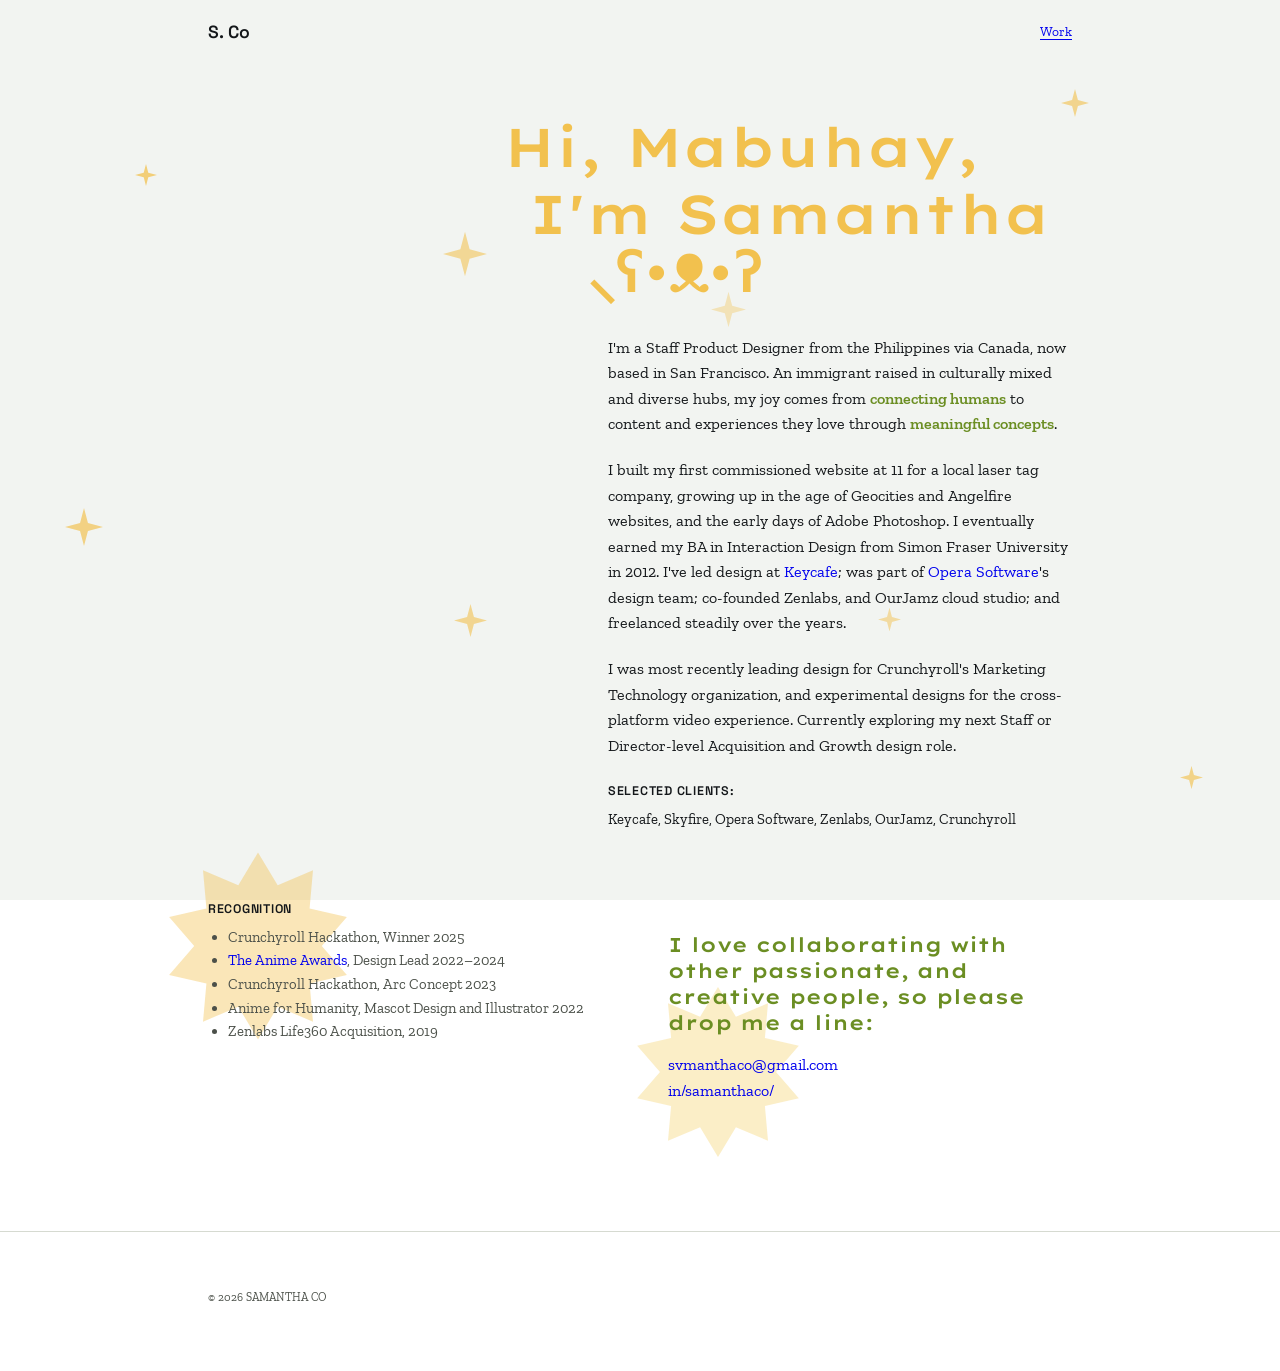
<file: about.html>
<!DOCTYPE html>
<html lang="en">
<head>
<meta charset="UTF-8">
<meta name="viewport" content="width=device-width, initial-scale=1.0">
<title>About — Samantha Co</title>
<link rel="preconnect" href="https://fonts.googleapis.com">
<link href="https://fonts.googleapis.com/css2?family=Zilla+Slab:ital,wght@0,400;0,500;0,600;1,400&family=Space+Grotesk:wght@500;600;700&family=Lexend+Giga:wght@500;600;700&display=swap" rel="stylesheet">
<link rel="stylesheet" href="styles.css">
<style>
  .about-hero{
    display:flex; align-items:flex-start; gap:0; flex-wrap:wrap;
    padding:40px 0 16px;
  }
  .about-hero-photo{
    width:360px; height:460px; flex-shrink:0;
    clip-path: path("M180,11.5 C275,11.5 349,69 349,172.5 C349,264.5 339,322 296.5,379.5 C254,437 212,454 159,448.5 C95,442.75 42,402.5 21,333.5 C0,264.5 10.6,172.5 42.4,103.5 C74.1,34.5 116.5,11.5 180,11.5 Z");
    overflow:hidden; background:var(--bg-raised); position:relative;
  }
  .about-hero-photo img{width:100%; height:100%; object-fit:cover; display:block; filter:grayscale(0.15);}
  .about-hero-text{
    flex:1; min-width:260px; position:relative; margin-left:-64px; margin-top:12px; z-index:2; padding-left:24px;
  }
  .about-hero-text p.about-hero-wave{margin-left:-24px;}
  .about-hero-text p{margin-bottom:20px; margin-left:80px;}
  .about-hero-greet{
    font-family:'Lexend Giga', sans-serif; font-weight:600; font-size:clamp(2rem, 6vw, 3.4rem);
    margin:0 0 8px; line-height:0.6;
  }
  .about-hero-wave{
    font-family:'Lexend Giga', sans-serif; font-weight:600; font-size:clamp(2rem, 6vw, 3.4rem);
    color:var(--ink); margin:0 0 4px; line-height:0.2; margin-left:-24px;
  }
  .accent-text{color:var(--accent); font-weight:600;}
  .about-hero-lede{
    color:var(--ink-soft); margin-top:16px; max-width:340px;
  }
  .about-columns{display:flex; gap:56px; flex-wrap:wrap; margin-top:8px;}
  .about-columns > div{flex:1; min-width:200px;}
  @media (max-width:768px){
    .about-hero-photo{width:100%;}
    .about-hero-text{margin-left:0; padding-left:0; margin-top:-32px;}
  }
</style>
</head>
<body>

<div class="stars-bg" id="starsBg" aria-hidden="true"></div>

<div class="page">

<nav>
  <div class="wrap">
    <div class="logo">S. Co</div>
    <div class="navlinks">
      <a href="https://cupnunu.github.io/portfolio/index.html#work">Work</a>

    </div>
  </div>
</nav>

<div class="wrap">
  <div class="about-hero">
    <div class="about-hero-photo reveal">
      <img src="about-photo.png" alt="Samantha Co">
    </div>
    <div class="about-hero-text">
      <div id="greetingHover" style="position:relative;">
        <p class="about-hero-wave"><span style="color:var(--spark);">Hi, Mabuhay,</span></p>
        <h1 class="about-hero-greet"><span style="color:var(--spark);">I'm Samantha</span></h1>
        <p class="about-hero-greet" style="margin-left:60px; margin-top:-8px;"><span class="emoticon"><span style="color:var(--spark);">⸜ʕ•ᴥ•ʔ</span></span></p>
      </div>
      <p>I'm a Staff Product Designer from the Philippines via Canada, now based in San Francisco. An immigrant raised in culturally mixed and diverse hubs, my joy comes from <span class="accent-text">connecting humans</span> to content and experiences they love through <span class="accent-text">meaningful concepts</span>. </p>

        <p>I built my first commissioned website at 11 for a local laser tag company, growing up in the age of Geocities and Angelfire websites, and the early days of Adobe Photoshop. I eventually earned my BA in Interaction Design from Simon Fraser University in 2012. I've led design at <a href="https://www.keycafe.com/s/" target="_blank" rel="noopener noreferrer">Keycafe</a>; was part of <a href="https://www.opera.com" target="_blank" rel="noopener noreferrer">Opera Software</a>'s design team; co-founded Zenlabs, and OurJamz cloud studio; and freelanced steadily over the years.</p>
      <p>I was most recently leading design for Crunchyroll's Marketing Technology organization, and experimental designs for the cross-platform video experience. Currently exploring my next Staff or Director-level Acquisition and Growth design role.</p>

      <h4 class="about-subhead" style="margin-left:80px;">Selected Clients:</h4>
      <p class="about-list" style="margin-left:80px;">Keycafe, Skyfire, Opera Software, Zenlabs, OurJamz, Crunchyroll</p>
    </div>
  </div>
</div>

<section class="section" id="about" style="padding-top:8px;">
  <div class="wrap">

    <div class="about-grid">
      <div class="about-text" style="max-width:none;">
        <div style="display:flex; gap:56px; flex-wrap:wrap; align-items:flex-start;">
          <div style="position:relative; flex:1; min-width:240px;">
            <svg class="star-decor parallax" data-speed="0.18" viewBox="0 0 200 200" xmlns="http://www.w3.org/2000/svg" aria-hidden="true" style="position:absolute; top:-40px; left:-60px; width:220px; height:220px; z-index:-1; pointer-events:none;">
              <path fill="#F2C14E" opacity="0.4" d="M100.0,15.0 L117.9,44.8 L150.0,31.2 L146.9,65.9 L180.8,73.7 L158.0,100.0 L180.8,126.3 L146.9,134.1 L150.0,168.8 L117.9,155.2 L100.0,185.0 L82.1,155.2 L50.0,168.8 L53.1,134.1 L19.2,126.3 L42.0,100.0 L19.2,73.7 L53.1,65.9 L50.0,31.2 L82.1,44.8 Z" />
            </svg>
            <h4 class="about-subhead">Recognition</h4>
            <ul class="about-list" style="list-style:disc; padding-left:20px; margin:0;">
              <li>Crunchyroll Hackathon, Winner 2025</li>
              <li><a href="https://www.crunchyroll.com/animeawards/" target="_blank" rel="noopener noreferrer">The Anime Awards</a>, Design Lead 2022–2024</li>
              <li>Crunchyroll Hackathon, Arc Concept 2023</li>
              <li>Anime for Humanity, Mascot Design and Illustrator 2022</li>
              <li>Zenlabs Life360 Acquisition, 2019</li>
            </ul>
          </div>

          <div style="flex:1; min-width:240px; margin-top:56px; position:relative;">
            <svg class="star-decor parallax" data-speed="0.14" viewBox="0 0 200 200" xmlns="http://www.w3.org/2000/svg" aria-hidden="true" style="position:absolute; top:40px; left:-50px; width:200px; height:200px; z-index:-1; pointer-events:none;">
              <path fill="#F7DE8F" opacity="0.5" d="M100.0,15.0 L117.9,44.8 L150.0,31.2 L146.9,65.9 L180.8,73.7 L158.0,100.0 L180.8,126.3 L146.9,134.1 L150.0,168.8 L117.9,155.2 L100.0,185.0 L82.1,155.2 L50.0,168.8 L53.1,134.1 L19.2,126.3 L42.0,100.0 L19.2,73.7 L53.1,65.9 L50.0,31.2 L82.1,44.8 Z" />
            </svg>
            <p class="results-statement" style="font-size:1.25rem;"><span class="accent-text">I love collaborating with other passionate, and creative people, so please drop me a line:</span></p>
            <p style="margin:0;">
              <a href="mailto:svmanthaco@gmail.com">svmanthaco@gmail.com</a><br>
              <a href="https://www.linkedin.com/in/samanthaco/" target="_blank" rel="noopener noreferrer">in/samanthaco/</a>
            </p>
          </div>
        </div>


      </div>
    </div>
  </div>
</section>

<footer>
  <div class="wrap">
    <div class="footer-note">© 2026 SAMANTHA CO</div>
  </div>
</footer>

</div><!-- /.page -->

<script>
  (function(){
    var bg = document.getElementById('starsBg');
    if(!bg) return;
    var count = window.innerWidth < 640 ? 4 : 8;
    var cols = window.innerWidth < 640 ? 2 : 4;
    var rows = Math.ceil(count / cols);
    var cellW = 100 / cols;
    var cellH = 100 / rows;
    var cell = 0;
    for(var i = 0; i < count; i++){
      var star = document.createElement('div');
      star.className = 'star';
      var size = (Math.random() * 26 + 22).toFixed(1);
      star.style.width = size + 'px';
      star.style.height = size + 'px';
      var col = cell % cols;
      var row = Math.floor(cell / cols);
      cell++;
      var top = row * cellH + Math.random() * (cellH * 0.7) + cellH * 0.1;
      var left = col * cellW + Math.random() * (cellW * 0.7) + cellW * 0.1;
      star.style.top = top + '%';
      star.style.left = left + '%';
      star.style.opacity = (Math.random() * 0.4 + 0.35).toFixed(2);
      star.style.animationDelay = (Math.random() * 3.4).toFixed(2) + 's';
      star.style.animationDuration = (2.4 + Math.random() * 2.4).toFixed(2) + 's';
      bg.appendChild(star);
    }
  })();

  (function(){
    var revealEls = document.querySelectorAll('.reveal');
    if(!('IntersectionObserver' in window) || !revealEls.length){
      revealEls.forEach(function(el){ el.classList.add('is-visible'); });
      return;
    }
    var observer = new IntersectionObserver(function(entries){
      entries.forEach(function(entry){
        if(entry.isIntersecting){
          entry.target.classList.add('is-visible');
        } else {
          entry.target.classList.remove('is-visible');
        }
      });
    }, { threshold: 0.15, rootMargin: '0px 0px -40px 0px' });
    revealEls.forEach(function(el){ observer.observe(el); });
  })();

  (function(){
    var container = document.getElementById('greetingHover');
    if(!container) return;
    var reduceMotion = window.matchMedia('(prefers-reduced-motion: reduce)').matches;
    if(reduceMotion) return;

    function splitIntoLetters(node){
      var children = Array.prototype.slice.call(node.childNodes);
      children.forEach(function(child){
        if(child.nodeType === 3){
          var text = child.textContent;
          var frag = document.createDocumentFragment();
          for(var i = 0; i < text.length; i++){
            var ch = text[i];
            var span = document.createElement('span');
            span.className = 'letter-hover';
            span.style.display = 'inline-block';
            span.style.willChange = 'transform';
            span.textContent = ch === ' ' ? '\u00A0' : ch;
            frag.appendChild(span);
          }
          node.replaceChild(frag, child);
        } else if(child.nodeType === 1){
          splitIntoLetters(child);
        }
      });
    }
    splitIntoLetters(container);

    var letters = container.querySelectorAll('.letter-hover');

    container.addEventListener('mousemove', function(e){
      var mx = e.clientX;
      var my = e.clientY;

      letters.forEach(function(letter){
        var lRect = letter.getBoundingClientRect();
        var lCenterX = lRect.left + lRect.width / 2;
        var lCenterY = lRect.top + lRect.height / 2;
        var dx = lCenterX - mx;
        var dy = lCenterY - my;
        var dist = Math.sqrt(dx * dx + dy * dy) || 1;
        var maxDist = 90;
        var strength = Math.max(0, 1 - dist / maxDist);
        var pushX = (dx / dist) * strength * 22;
        var pushY = (dy / dist) * strength * 22;
        letter.style.transition = 'transform 0.12s ease-out';
        letter.style.transform = 'translate(' + pushX.toFixed(1) + 'px, ' + pushY.toFixed(1) + 'px)';
      });
    });

    container.addEventListener('mouseleave', function(){
      letters.forEach(function(letter){
        letter.style.transition = 'transform 0.6s cubic-bezier(.34,1.56,.64,1)';
        letter.style.transform = 'translate(0px, 0px)';
      });
    });
  })();
</script>

<script src="draggable-stars.js"></script>

</body>
</html>
</file>
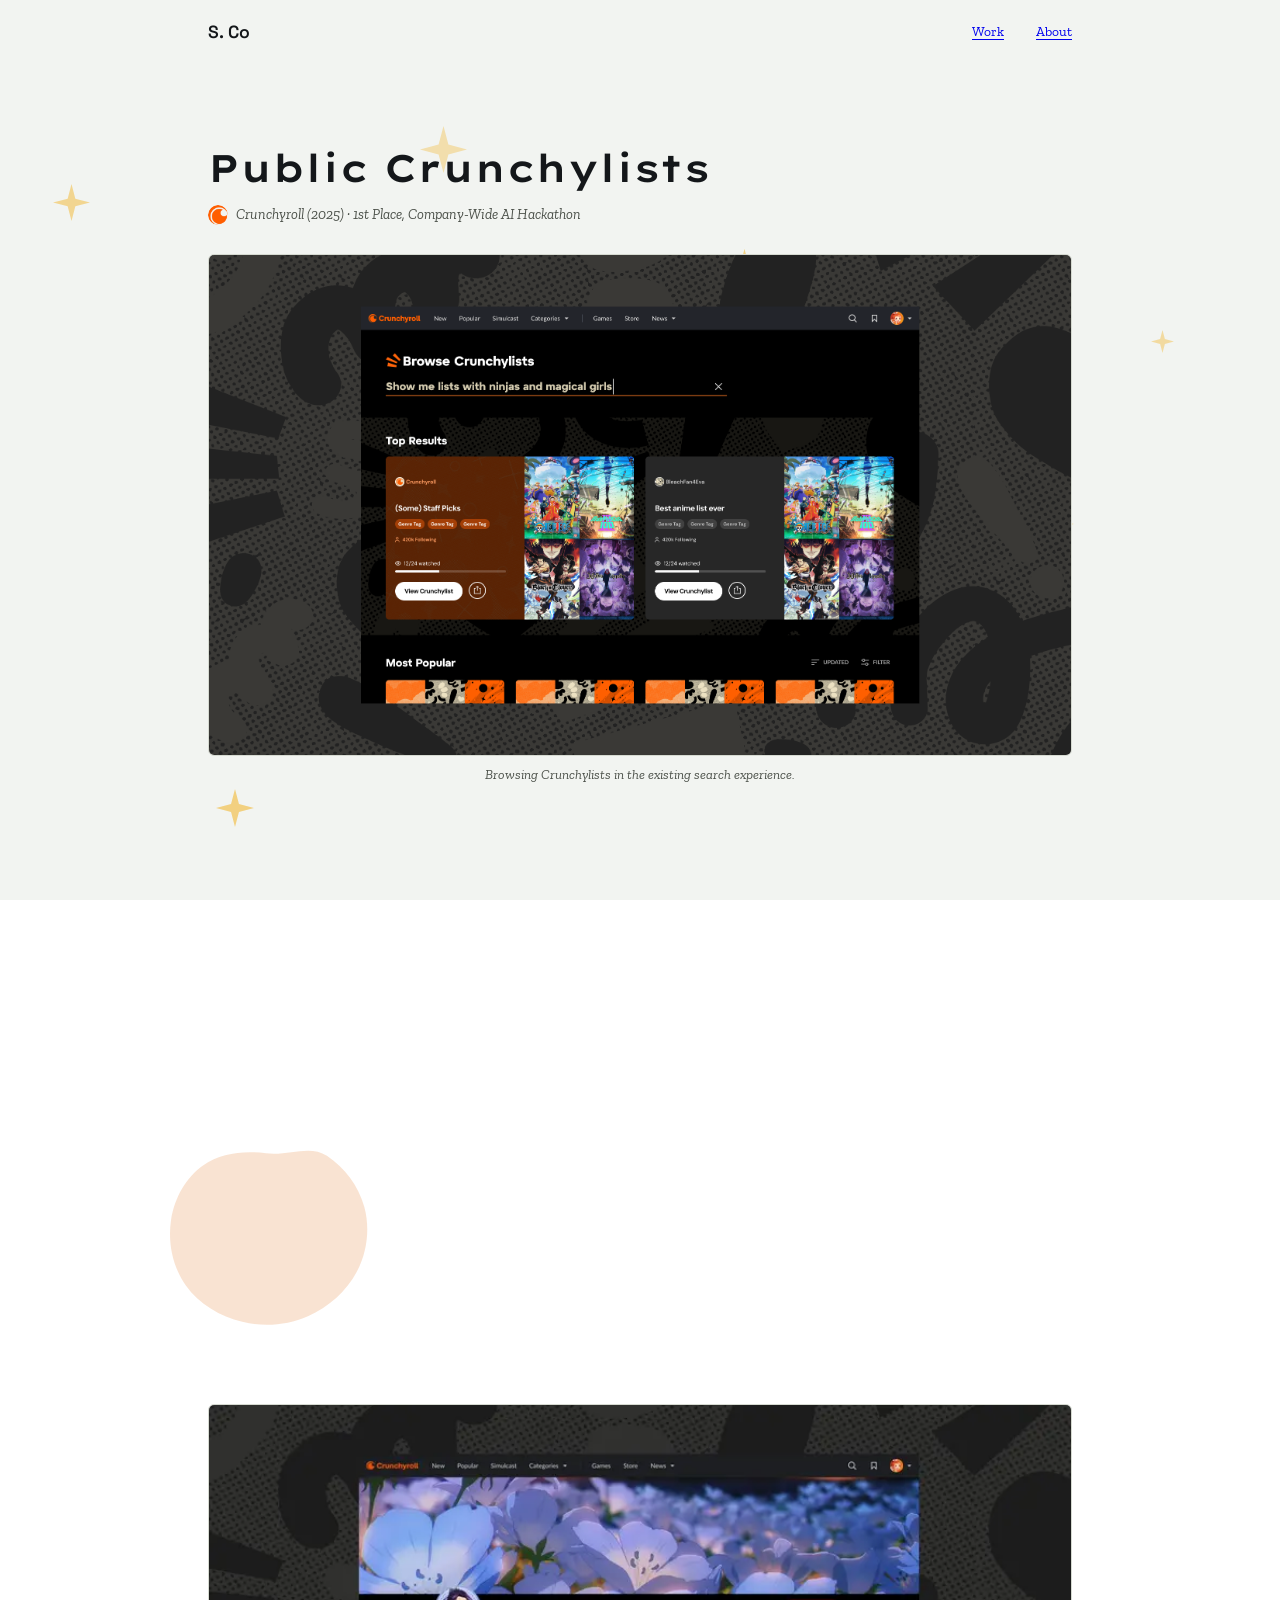
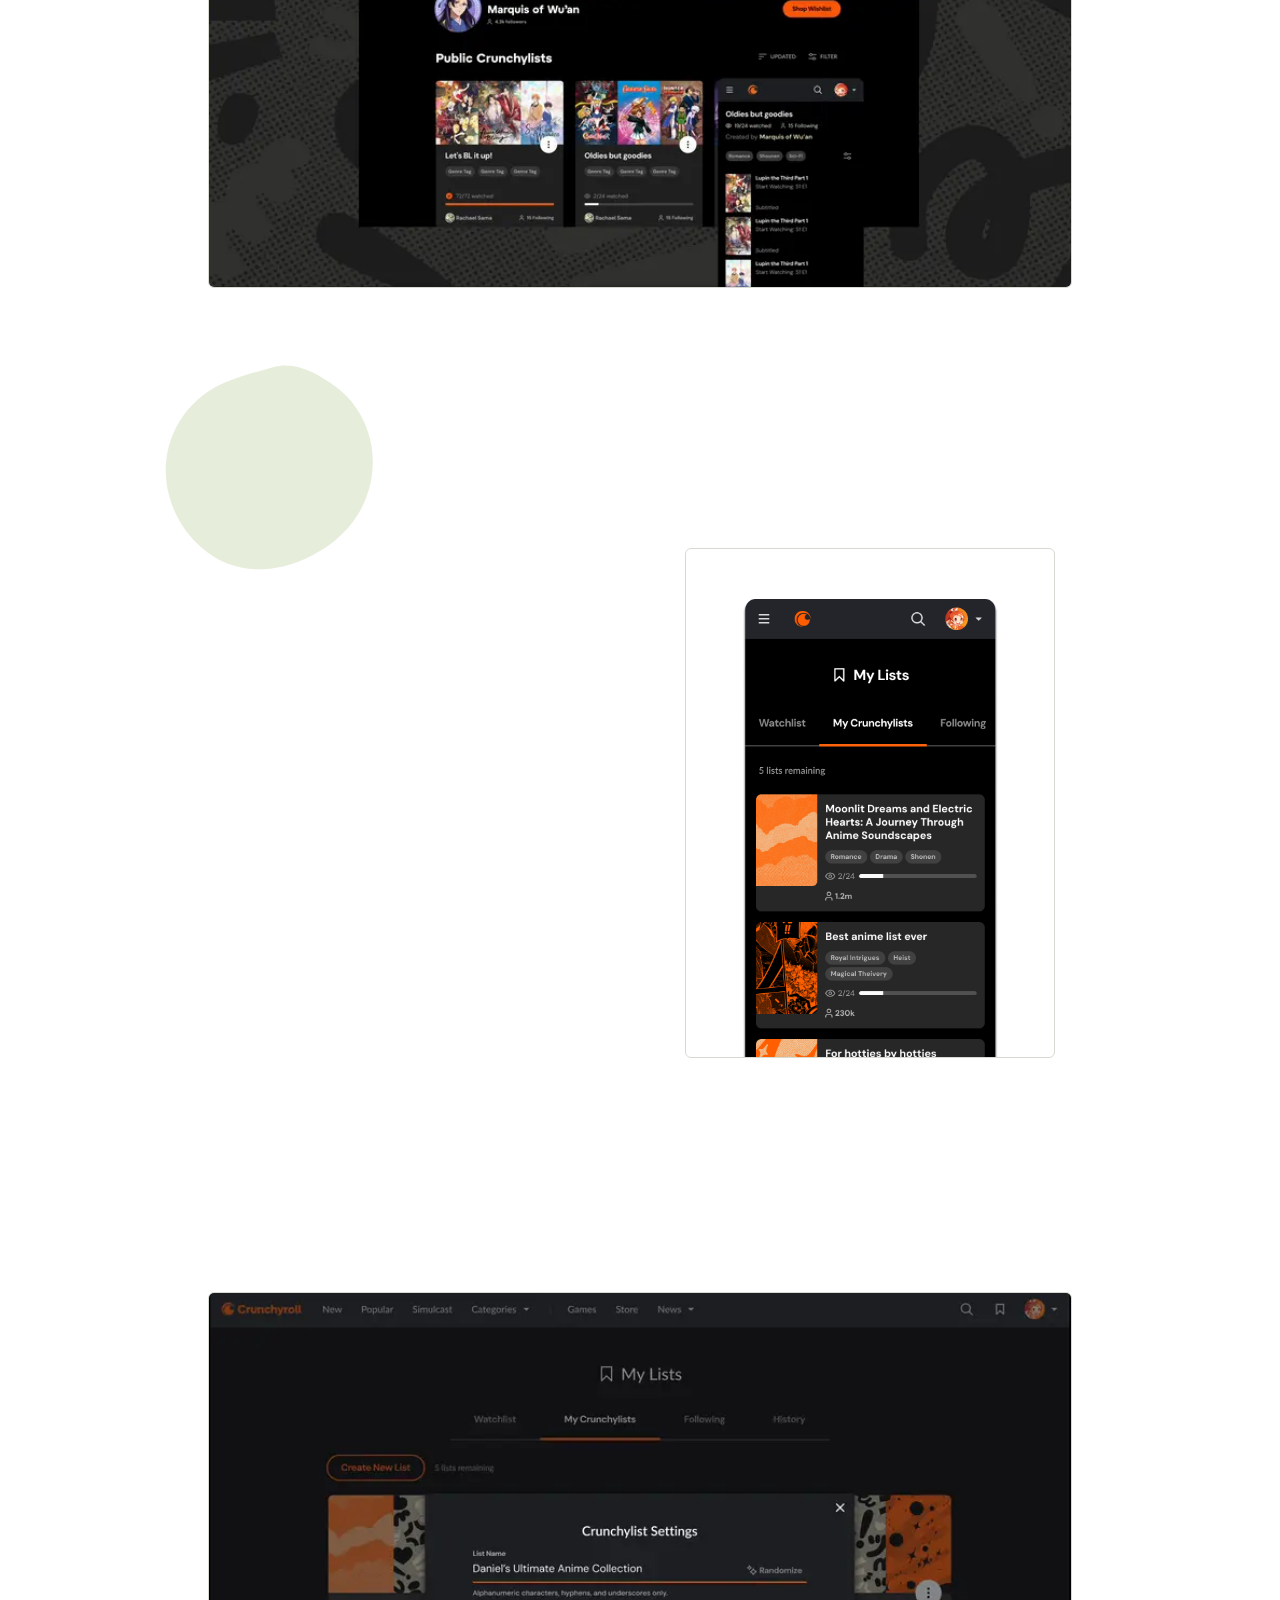
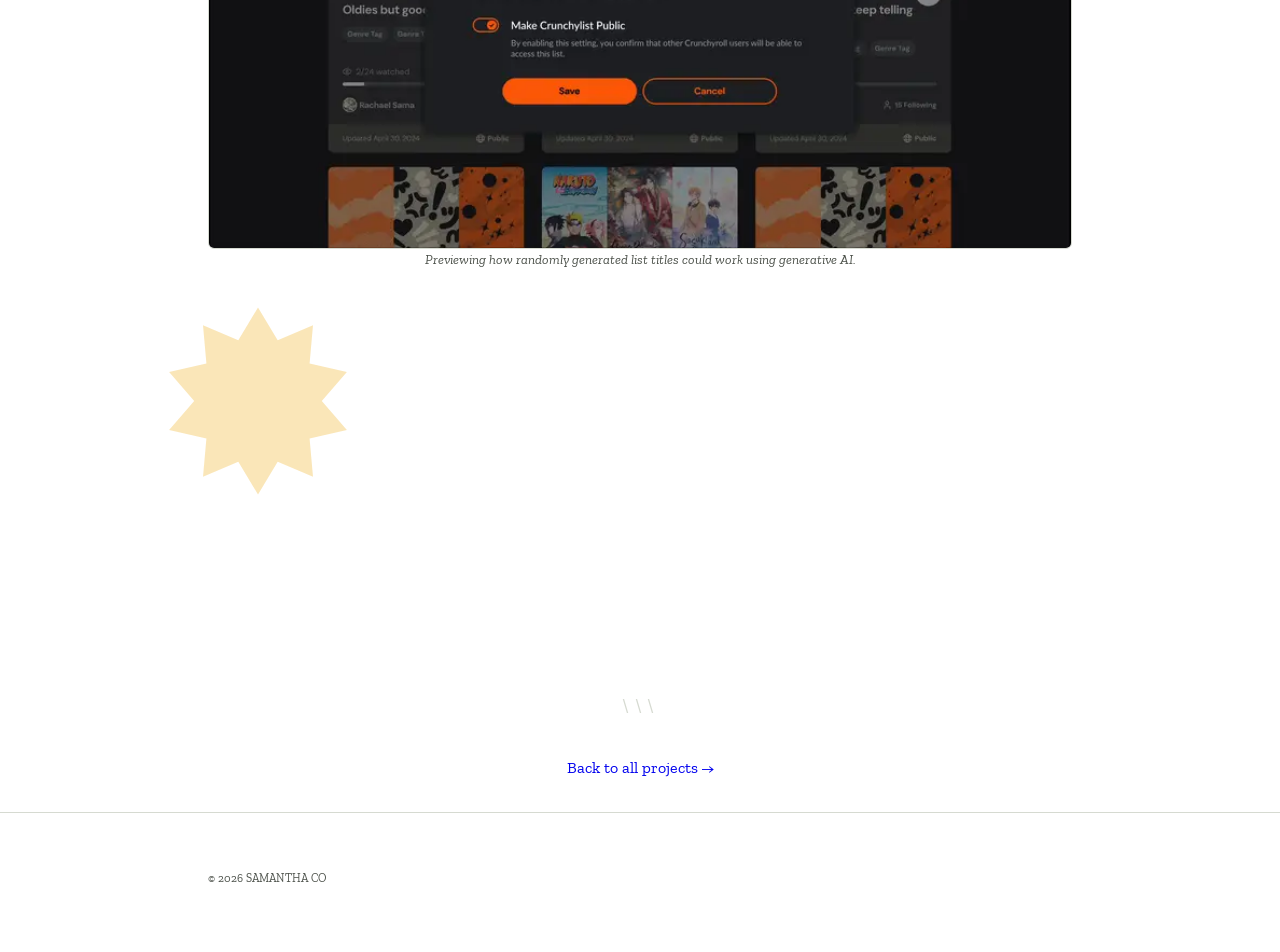
<file: crunchylists.html>
<!DOCTYPE html>
<html lang="en">
<head>
<meta charset="UTF-8">
<meta name="viewport" content="width=device-width, initial-scale=1.0">
<title>Public Crunchylists — Samantha Co</title>
<link rel="preconnect" href="https://fonts.googleapis.com">
<link href="https://fonts.googleapis.com/css2?family=Zilla+Slab:ital,wght@0,400;0,500;0,600;1,400&family=Space+Grotesk:wght@500;600;700&family=Lexend+Giga:wght@500;600;700&display=swap" rel="stylesheet">
<link rel="stylesheet" href="styles.css">
<style>
  .back-link{
    font-family:'Space Grotesk', sans-serif; font-weight:600; font-size:0.78rem; color:var(--accent);
    letter-spacing:0.06em; text-transform:uppercase; display:inline-flex; align-items:center; gap:6px;
  }
  .project-hero{padding-top:56px; padding-bottom:24px;}
  .project-hero h2.project-title{font-size:clamp(1.7rem, 5vw, 2.4rem); margin-top:18px;}
  .next-project{
    display:flex; justify-content:center; align-items:center; flex-wrap:wrap; gap:16px;
    padding:32px 0;
  }
  .next-project a{
    color:var(--link-color); text-decoration:none;
  }
</style>
</head>
<body>

<div class="stars-bg" id="starsBg" aria-hidden="true"></div>

<div class="page">

<nav>
  <div class="wrap">
    <div class="logo">S. Co</div>
    <div class="navlinks">
      <a href="index.html#work">Work</a>
      <a href="about.html">About</a>
    </div>
  </div>
</nav>

<header class="project-hero wrap">
  <h2 class="project-title">Public Crunchylists</h2>
  <div class="subhead-row">
    <img src="crunchyroll-icon.webp" alt="Crunchyroll" class="company-icon">
    <p class="project-subhead">Crunchyroll (2025) · 1st Place, Company-Wide AI Hackathon</p>
  </div>
  <div class="featured-media">
    <img src="browse-lists.webp" alt="Browse Crunchylists page with search and top results">
  </div>
  <p class="media-caption">Browsing Crunchylists in the existing search experience.</p>
</header>

<section class="section" id="crunchylists-case-study" style="padding-top:24px;">
  <div class="wrap">
    <div class="project-body">
      <div style="display:grid; grid-template-columns:repeat(auto-fit, minmax(260px, 1fr)); gap:56px; align-items:center; width:100%;">
        <p class="reveal" style="margin:0;">Submitted by a small, globally distributed team I assembled that included myself, a product manager, another product designer from LA, and three engineers from Mexico City. Our goal was to bring a <span class="highlight-green">stronger sense of community</span> back to the Crunchyroll platform. The feature is currently in development.</p>
        <div class="inline-media reveal" style="margin:0;">
          <img src="hackplat.jpeg" alt="Team Hack Platinum accepting the 1st place hackathon prize" style="width:100%; display:block;">
          <p class="media-caption">First Place Winners Team Hack Platinum, 2025</p>
        </div>
      </div>

      <div class="problem-block">
        <svg class="blob parallax" data-speed="0.15" viewBox="0 0 200 200" xmlns="http://www.w3.org/2000/svg" aria-hidden="true">
          <path fill="#F2C29B" opacity="0.45" d="M45.3,-58.6C58.8,-49.7,69.7,-35.4,74.1,-19.2C78.5,-3,76.4,15.2,68.4,30.4C60.4,45.6,46.5,57.9,30.7,64.8C14.9,71.7,-2.8,73.2,-19.8,69.1C-36.8,65,-53.1,55.3,-63.2,41.1C-73.3,26.9,-77.2,8.2,-74.6,-9.1C-72,-26.4,-62.9,-42.3,-49.7,-51.4C-36.5,-60.5,-19.3,-62.8,-1.6,-60.6C16,-58.4,32,-67.5,45.3,-58.6Z" transform="translate(100 100)" />
        </svg>
        <h4 class="reveal">The Problem</h4>
        <p class="reveal">Fans had no way on the platform to share and introduce friends to their favourite content. We found that users with even a few items on their Watchlist were <span class="highlight-green">30% more likely</span> to stay subscribed and keep watching. We wanted to make that list-building behavior public-facing and shareable, to drive both acquisition and retention.</p>
      </div>

      <div class="inline-media" style="margin:0 0 32px;">
        <img src="profiles.webp" alt="Public profile pages showcasing user-generated Crunchylists" style="display:block; border-radius:6px; width:100%;">
      </div>
      <div class="solution-block">
        <svg class="blob parallax" data-speed="-0.12" viewBox="0 0 200 200" xmlns="http://www.w3.org/2000/svg" aria-hidden="true" style="left:-70px; right:auto;">
          <path fill="var(--accent)" opacity="0.16" d="M52.4,-63.9C66.8,-53.5,76.6,-36.4,79.6,-18.4C82.6,-0.4,78.8,18.5,69.4,33.9C60,49.3,45,61.2,28,68.6C11,76,-8,78.9,-25.3,73.9C-42.6,68.9,-58.2,56,-67.8,39.6C-77.4,23.2,-81,3.3,-77.1,-14.9C-73.2,-33.1,-61.8,-49.6,-46.9,-59.8C-32,-70,-13.6,-73.9,3.8,-79C21.2,-84.1,38,-74.3,52.4,-63.9Z" transform="translate(100 100)" />
        </svg>
        <h4 class="reveal" style="margin-top:0;">The Solution</h4>
        <p class="reveal" style="margin-bottom:0;">Our team proposed leveraging the platform's under-utilized profile pages to showcase public lists whenever a user opted in. Shareable, user-generated lists could then surface across high-traffic pages: the home feed, search, and series pages, giving fans a <span class="highlight-green">new avenue for discovery</span> through curators they trusted. An added bonus that tipped the scale was providing a way to spotlight celebrity and influencer lists that would <span class="highlight-green">build trust</span> across the fandom.</p>
      </div>

      <div style="display:grid; grid-template-columns:repeat(auto-fit, minmax(260px, 1fr)); gap:56px; align-items:center; margin-top:88px; width:100%;">
        <div style="min-width:0;">
          <h4 class="reveal" style="margin-top:0;">The Winning Strategy</h4>
          <p class="reveal">By understanding the <span class="highlight-green">limitations</span> of the Crunchyroll platform, <span class="highlight-green">needs</span> of the user base, and <span class="highlight-green">goals of the business</span>, I positioned the team to improve on the Crunchylist feature that is currently only visible to the owner. By taking an already existing feature, much of the work was already done. It only made sense for us to <span class="highlight-green">continue to iterate</span>, and design how surfacing the lists publicly and sharing would work. 
            <br><br>This appealed greatly to the panel of judges and leadership as they were able to envision how the feature could be feasibly scoped and built.</p>
        </div>
        <div class="inline-media" style="margin:0;">
          <img src="mylists.png" alt="My Lists screen showing My Crunchylists tab with user-generated lists" style="max-height:510px; width:auto; max-width:100%; margin:0 auto; display:block;">
        </div>
      </div>

      <div style="margin-top:88px;">
        <h4 class="reveal" style="margin-top:0;">The AI Requirement</h4>
        <p class="reveal" style="margin-bottom:0;">The 2025 Hackathon's core requirement was to build AI directly into the feature. Our team used it to moderate user-generated lists. Assisting with naming conventions, keeping compositions licensor-friendly, applying genre and keyword tagging, and surfacing additional content suggestions.</p>
      </div>

      <div class="inline-media" style="margin-top:32px;">
        <img src="list-naming.webp" alt="Generative AI previewing randomly generated list titles" style="display:block;">
        <p class="media-caption">Previewing how randomly generated list titles could work using generative AI.</p>
      </div>

      <div class="results-block">
        <svg class="star-decor parallax" data-speed="0.18" viewBox="0 0 200 200" xmlns="http://www.w3.org/2000/svg" aria-hidden="true">
          <path fill="#F2C14E" opacity="0.4" d="M100.0,15.0 L117.9,44.8 L150.0,31.2 L146.9,65.9 L180.8,73.7 L158.0,100.0 L180.8,126.3 L146.9,134.1 L150.0,168.8 L117.9,155.2 L100.0,185.0 L82.1,155.2 L50.0,168.8 L53.1,134.1 L19.2,126.3 L42.0,100.0 L19.2,73.7 L53.1,65.9 L50.0,31.2 L82.1,44.8 Z" />
        </svg>
        <p class="reveal results-statement">The "Crunchylists" feature is available on the platform today, and the functionality to make them public is currently <span class="highlight-green">under production</span>, and being tested internally as of <span class="highlight-green">Spring 2026</span>.</p>
      </div>
    </div>
  </div>
</section>

<div class="section-breaker">\\\</div>

<div class="wrap">
  <div class="next-project">
    <a href="index.html#work">Back to all projects →</a>
  </div>
</div>

<footer>
  <div class="wrap">
    <div class="footer-note">© 2026 SAMANTHA CO</div>
  </div>
</footer>

</div><!-- /.page -->

<script>
  (function(){
    var bg = document.getElementById('starsBg');
    if(!bg) return;
    var count = window.innerWidth < 640 ? 4 : 8;
    var cols = window.innerWidth < 640 ? 2 : 4;
    var rows = Math.ceil(count / cols);
    var cellW = 100 / cols;
    var cellH = 100 / rows;
    var cell = 0;
    for(var i = 0; i < count; i++){
      var star = document.createElement('div');
      star.className = 'star';
      var size = (Math.random() * 26 + 22).toFixed(1);
      star.style.width = size + 'px';
      star.style.height = size + 'px';
      var col = cell % cols;
      var row = Math.floor(cell / cols);
      cell++;
      var top = row * cellH + Math.random() * (cellH * 0.7) + cellH * 0.1;
      var left = col * cellW + Math.random() * (cellW * 0.7) + cellW * 0.1;
      star.style.top = top + '%';
      star.style.left = left + '%';
      star.style.opacity = (Math.random() * 0.4 + 0.35).toFixed(2);
      star.style.animationDelay = (Math.random() * 3.4).toFixed(2) + 's';
      star.style.animationDuration = (2.4 + Math.random() * 2.4).toFixed(2) + 's';
      bg.appendChild(star);
    }
  })();

  (function(){
    var parallaxEls = document.querySelectorAll('.parallax');
    if(!parallaxEls.length) return;
    var reduceMotion = window.matchMedia('(prefers-reduced-motion: reduce)').matches;
    if(reduceMotion) return;
    var ticking = false;
    function updateParallax(){
      var viewportCenter = window.innerHeight / 2;
      parallaxEls.forEach(function(el){
        var speed = parseFloat(el.getAttribute('data-speed')) || 0.15;
        var rect = el.getBoundingClientRect();
        var elCenter = rect.top + rect.height / 2;
        var distanceFromCenter = elCenter - viewportCenter;
        var offset = Math.max(-60, Math.min(60, distanceFromCenter * speed * -1));
        el.style.transform = 'translateY(' + offset + 'px)';
      });
      ticking = false;
    }
    window.addEventListener('scroll', function(){
      if(!ticking){
        window.requestAnimationFrame(updateParallax);
        ticking = true;
      }
    }, { passive: true });
    window.addEventListener('resize', updateParallax, { passive: true });
    updateParallax();
  })();

  (function(){
    var revealEls = document.querySelectorAll('.reveal');
    if(!('IntersectionObserver' in window) || !revealEls.length){
      revealEls.forEach(function(el){ el.classList.add('is-visible'); });
      return;
    }
    var observer = new IntersectionObserver(function(entries){
      entries.forEach(function(entry){
        if(entry.isIntersecting){
          entry.target.classList.add('is-visible');
        } else {
          entry.target.classList.remove('is-visible');
        }
      });
    }, { threshold: 0.15, rootMargin: '0px 0px -40px 0px' });
    revealEls.forEach(function(el){ observer.observe(el); });
  })();
</script>

<script src="draggable-stars.js"></script>

</body>
</html>
</file>
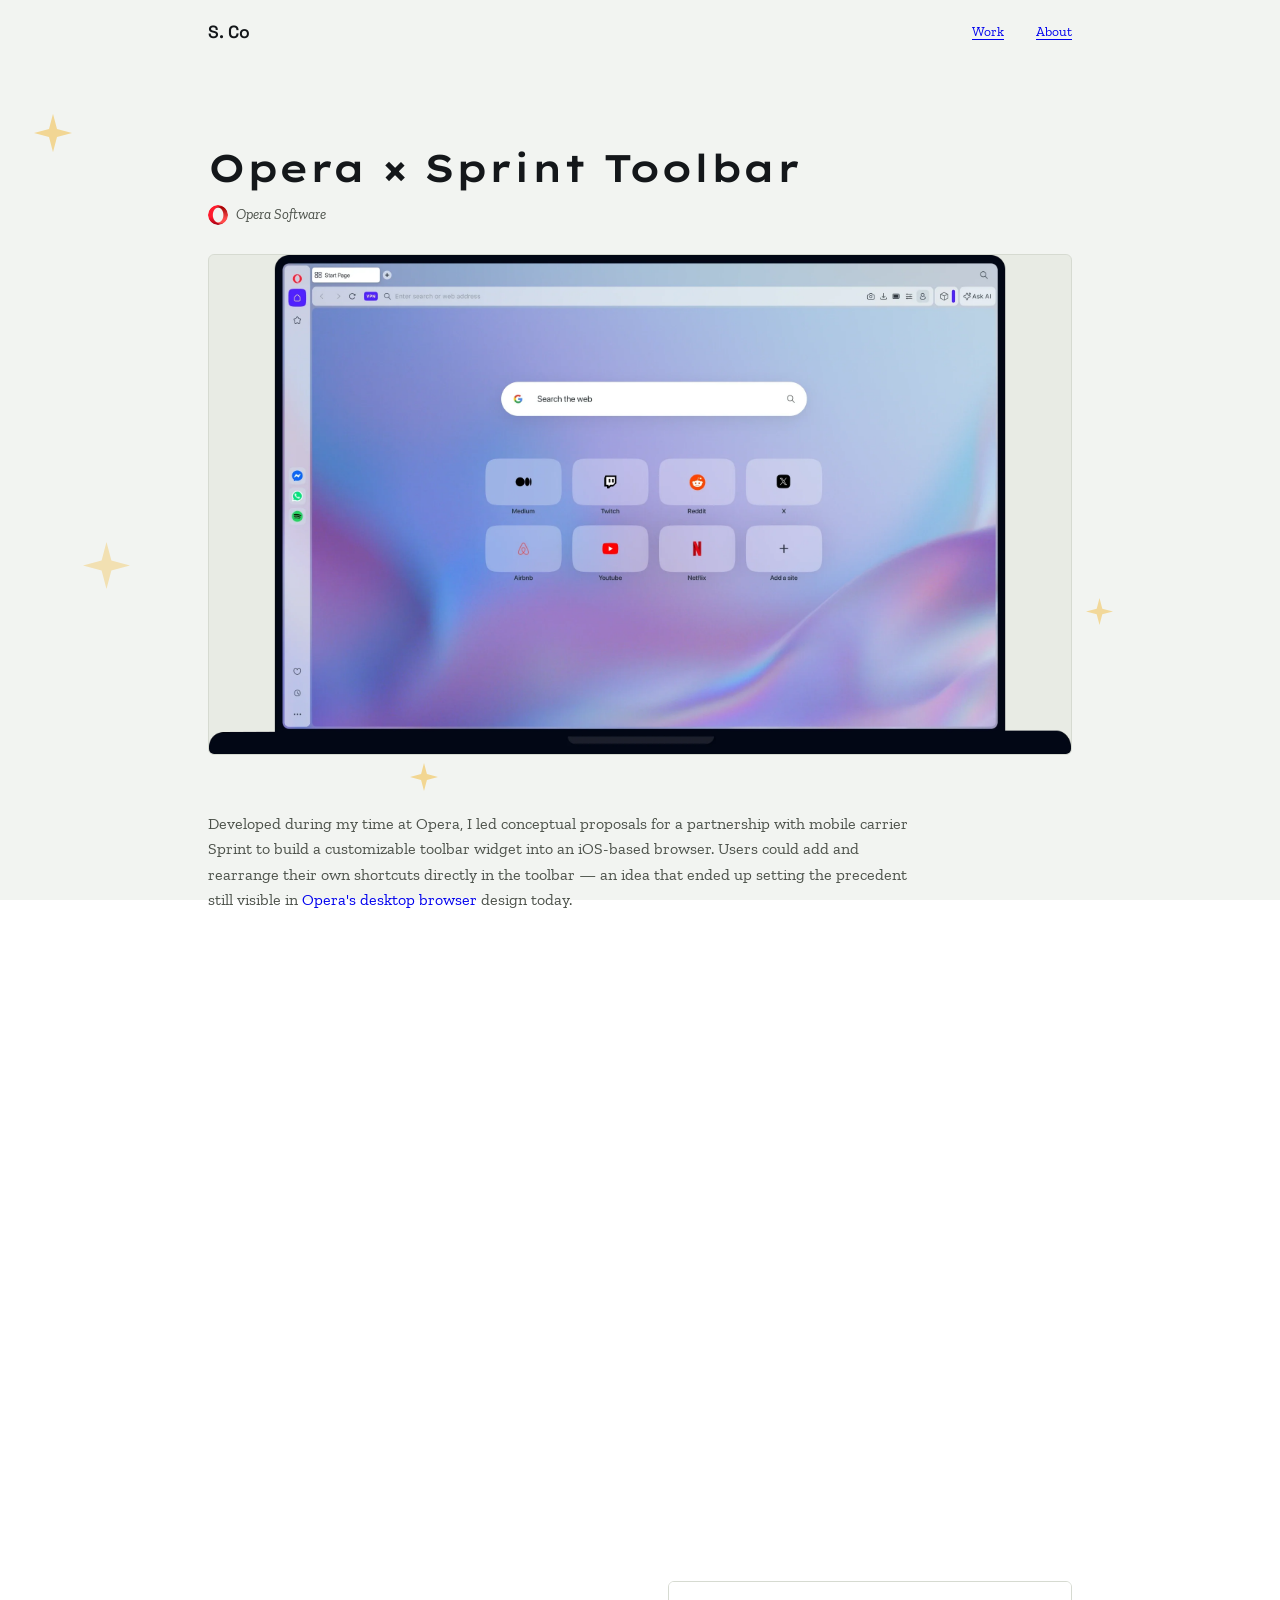
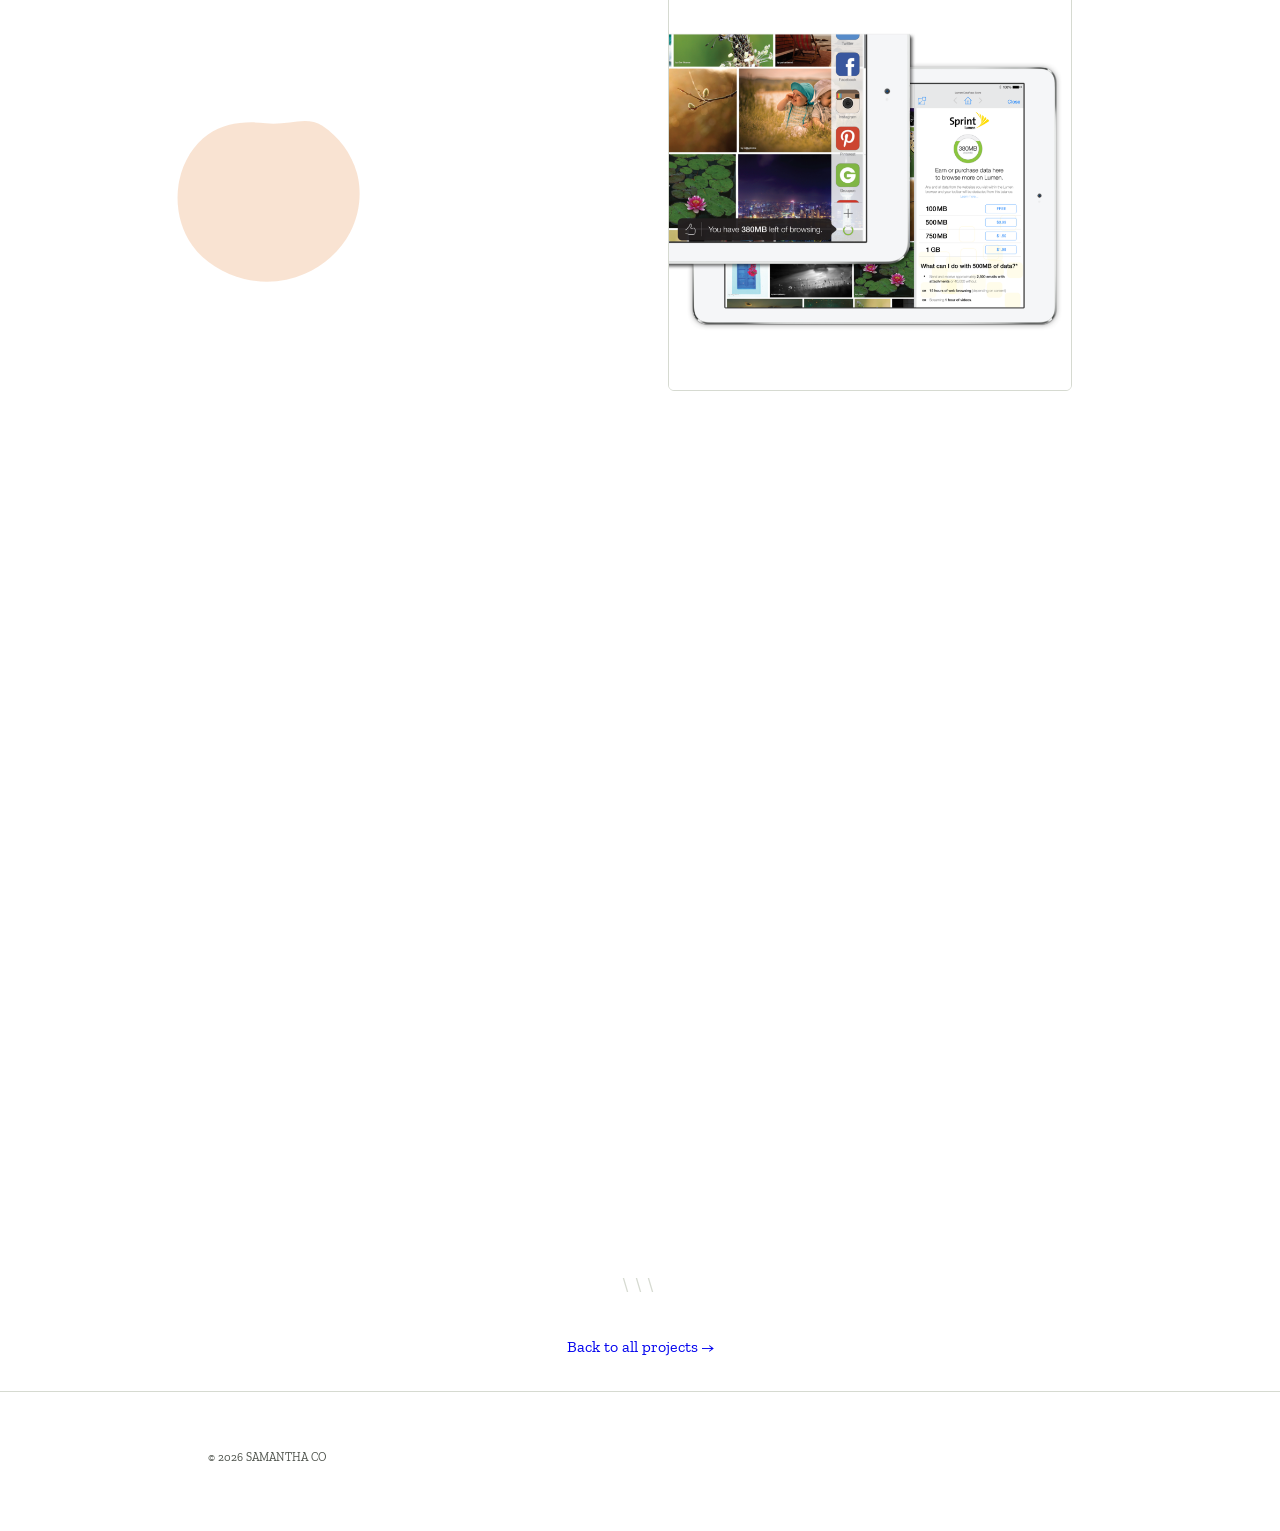
<file: toolbar.html>
<!DOCTYPE html>
<html lang="en">
<head>
<meta charset="UTF-8">
<meta name="viewport" content="width=device-width, initial-scale=1.0">
<title>Opera × Sprint Toolbar — Samantha Co</title>
<link rel="preconnect" href="https://fonts.googleapis.com">
<link href="https://fonts.googleapis.com/css2?family=Zilla+Slab:ital,wght@0,400;0,500;0,600;1,400&family=Space+Grotesk:wght@500;600;700&family=Lexend+Giga:wght@500;600;700&display=swap" rel="stylesheet">
<link rel="stylesheet" href="styles.css">
<style>
  .back-link{
    font-family:'Space Grotesk', sans-serif; font-weight:600; font-size:0.78rem; color:var(--accent);
    letter-spacing:0.06em; text-transform:uppercase; display:inline-flex; align-items:center; gap:6px;
  }
  .project-hero{padding-top:56px; padding-bottom:24px;}
  .project-hero h2.project-title{font-size:clamp(1.7rem, 5vw, 2.4rem); margin-top:18px;}
  .next-project{
    display:flex; justify-content:center; align-items:center; flex-wrap:wrap; gap:16px;
    padding:32px 0;
  }
  .next-project a{color:var(--link-color); text-decoration:none;}
</style>
</head>
<body>

<div class="stars-bg" id="starsBg" aria-hidden="true"></div>

<div class="page">

<nav>
  <div class="wrap">
    <div class="logo">S. Co</div>
    <div class="navlinks">
      <a href="index.html#work">Work</a>
      <a href="about.html">About</a>
    </div>
  </div>
</nav>

<header class="project-hero wrap">
  <h2 class="project-title">Opera × Sprint Toolbar</h2>
  <div class="subhead-row">
    <img src="opera-icon.webp" alt="Opera Software" class="company-icon">
    <p class="project-subhead">Opera Software</p>
  </div>
  <div class="featured-media">
    <img src="opera-home.webp" alt="Modern Opera browser home page">
  </div>
</header>

<section class="section" id="toolbar-case-study" style="padding-top:24px; padding-bottom:24px;">
  <div class="wrap">
    <div class="project-body">
      <p class="reveal" style="max-width:700px;">Developed during my time at Opera, I led conceptual proposals for a partnership with mobile carrier Sprint to build a customizable toolbar widget into an iOS-based browser. Users could add and rearrange their own shortcuts directly in the toolbar — an idea that ended up setting the precedent still visible in <a href="https://www.opera.com" target="_blank" rel="noopener noreferrer">Opera's desktop browser</a> design today.</p>

      <div class="inline-media reveal">
        <img src="tb1.webp" alt="Sprint Lumen toolbar concept on iPad and iPhone">
      </div>

      <div style="display:grid; grid-template-columns:repeat(auto-fit, minmax(280px, 1fr)); gap:56px; align-items:center; margin-top:56px; width:100%;">
        <div style="position:relative;">
          <svg class="blob parallax" data-speed="0.15" viewBox="0 0 200 200" xmlns="http://www.w3.org/2000/svg" aria-hidden="true" style="position:absolute; top:-40px; left:-60px; width:240px; height:240px; z-index:-1; pointer-events:none;">
            <path fill="#F2C29B" opacity="0.45" d="M45.3,-58.6C58.8,-49.7,69.7,-35.4,74.1,-19.2C78.5,-3,76.4,15.2,68.4,30.4C60.4,45.6,46.5,57.9,30.7,64.8C14.9,71.7,-2.8,73.2,-19.8,69.1C-36.8,65,-53.1,55.3,-63.2,41.1C-73.3,26.9,-77.2,8.2,-74.6,-9.1C-72,-26.4,-62.9,-42.3,-49.7,-51.4C-36.5,-60.5,-19.3,-62.8,-1.6,-60.6C16,-58.4,32,-67.5,45.3,-58.6Z" transform="translate(100 100)" />
          </svg>
          <h4 class="reveal" style="margin-top:0;">Carrier Integration</h4>
          <p class="reveal" style="margin-bottom:0;">The widget would also include information linked to the user's cellphone plan with the carrier. The user would get notifications of their data plan and quick links to the carrier's site in order to top-up on data.</p>
        </div>
        <div class="inline-media" style="margin:0;">
          <img src="plan.webp" alt="Sprint Lumen data plan screen showing remaining balance">
        </div>
      </div>

      <div class="inline-media reveal" style="margin-top:56px;">
        <img src="fixed.webp" alt="Sprint Lumen toolbar shortcut sidebar on iPad">
      </div>

      <div class="inline-media reveal">
        <img src="tb4.webp" alt="Sprint Lumen toolbar concept across iPhone and iPad">
      </div>
    </div>
  </div>
</section>

<div class="section-breaker">\\\</div>

<div class="wrap">
  <div class="next-project">
    <a href="index.html#work">Back to all projects →</a>
  </div>
</div>

<footer>
  <div class="wrap">
    <div class="footer-note">© 2026 SAMANTHA CO</div>
  </div>
</footer>

</div><!-- /.page -->

<script>
  (function(){
    var bg = document.getElementById('starsBg');
    if(!bg) return;
    var count = window.innerWidth < 640 ? 4 : 8;
    var cols = window.innerWidth < 640 ? 2 : 4;
    var rows = Math.ceil(count / cols);
    var cellW = 100 / cols;
    var cellH = 100 / rows;
    var cell = 0;
    for(var i = 0; i < count; i++){
      var star = document.createElement('div');
      star.className = 'star';
      var size = (Math.random() * 26 + 22).toFixed(1);
      star.style.width = size + 'px';
      star.style.height = size + 'px';
      var col = cell % cols;
      var row = Math.floor(cell / cols);
      cell++;
      var top = row * cellH + Math.random() * (cellH * 0.7) + cellH * 0.1;
      var left = col * cellW + Math.random() * (cellW * 0.7) + cellW * 0.1;
      star.style.top = top + '%';
      star.style.left = left + '%';
      star.style.opacity = (Math.random() * 0.4 + 0.35).toFixed(2);
      star.style.animationDelay = (Math.random() * 3.4).toFixed(2) + 's';
      star.style.animationDuration = (2.4 + Math.random() * 2.4).toFixed(2) + 's';
      bg.appendChild(star);
    }
  })();

  (function(){
    var revealEls = document.querySelectorAll('.reveal');
    if(!('IntersectionObserver' in window) || !revealEls.length){
      revealEls.forEach(function(el){ el.classList.add('is-visible'); });
      return;
    }
    var observer = new IntersectionObserver(function(entries){
      entries.forEach(function(entry){
        if(entry.isIntersecting){
          entry.target.classList.add('is-visible');
        } else {
          entry.target.classList.remove('is-visible');
        }
      });
    }, { threshold: 0.15, rootMargin: '0px 0px -40px 0px' });
    revealEls.forEach(function(el){ observer.observe(el); });
  })();
</script>

<script src="draggable-stars.js"></script>

</body>
</html>
</file>
<file: styles.css>
:root{
    --bg: #F2F4F1;
    --bg-raised: #E8EBE4;
    --ink: #14171A;
    --ink-soft: #4B5049;
    --line: #D6DAD1;
    --accent: #6B8E23;
    --link-color: #0000EE;
    --spark: #F2C14E;
  }
  *{box-sizing:border-box; margin:0; padding:0;}
  html{scroll-behavior:smooth;}
  body{
    color:var(--ink);
    font-family:'Zilla Slab', serif;
    line-height:1.6;
    -webkit-font-smoothing:antialiased;
  }
  .page{position:relative; z-index:1;}
  .stars-bg{position:fixed; inset:0; z-index:0; overflow:hidden; pointer-events:none; background:var(--bg);}
  .star{
    position:absolute;
    background-image:url("data:image/svg+xml;utf8,<svg xmlns='http://www.w3.org/2000/svg' viewBox='0 0 24 24'><path d='M12 0 L14.5 9.5 L24 12 L14.5 14.5 L12 24 L9.5 14.5 L0 12 L9.5 9.5 Z' fill='%23F2C14E'/></svg>");
    background-size:contain; background-repeat:no-repeat; background-position:center;
    animation:twinkle 3.4s ease-in-out infinite;
    pointer-events:auto; cursor:grab; touch-action:none;
  }
  @media (prefers-reduced-motion: reduce){
    .star{animation:none; opacity:0.4 !important;}
  }

  /* --- scroll reveal --- */
  .reveal{
    opacity:0; transform:translateY(22px);
    transition:opacity 0.7s ease, transform 0.7s ease;
  }
  .reveal.is-visible{opacity:1; transform:translateY(0);}
  .card.reveal:nth-child(2){transition-delay:0.06s;}
  .card.reveal:nth-child(3){transition-delay:0.12s;}
  .card.reveal:nth-child(4){transition-delay:0.18s;}
  .card.reveal:nth-child(5){transition-delay:0.24s;}
  @media (prefers-reduced-motion: reduce){
    .reveal{opacity:1; transform:none; transition:none;}
  }
  a{color:inherit; text-decoration:none;}
  p a, li a{color:var(--link-color); text-decoration:none;}
  .wrap{max-width:920px; margin:0 auto; padding:0 28px;}

  /* --- nav --- */
  nav{
    position:sticky; top:0; z-index:50;
    background:transparent;
  }
  nav .wrap{display:flex; align-items:center; justify-content:space-between; height:64px;}
  .logo{font-family:'Space Grotesk', sans-serif; font-weight:600; font-size:1.1rem; letter-spacing:0.02em;}
  .navlinks{display:flex; gap:32px; font-size:0.85rem;}
  .navlinks a{position:relative; padding:4px 0; font-family:'Zilla Slab', serif; color:var(--link-color); text-decoration:underline; text-underline-offset:3px;}
  a:focus-visible{outline:2px solid var(--link-color); outline-offset:3px; border-radius:2px;}
  .about-text a, .footer-links a, .project-body a{
    font-family:'Zilla Slab', serif; color:var(--link-color); text-decoration:none;
  }

  /* --- hero --- */
  .hero{padding-top:96px; padding-bottom:32px; position:relative; text-align:center;}
  .hero-breaker{
    font-family:'Zilla Slab', serif; font-size:1.2rem; color:var(--line);
    margin-top:56px; letter-spacing:0.3em;
  }
  .hero .eyebrow{
    font-family:'Space Grotesk', sans-serif; font-weight:600; font-size:0.78rem; color:var(--accent);
    letter-spacing:0.06em; text-transform:uppercase; display:flex; align-items:center; justify-content:center; gap:8px; margin-bottom:22px;
  }
  .spark{display:inline-block; animation:twinkle 2.6s ease-in-out infinite;}
  @keyframes twinkle{0%,100%{opacity:1; transform:scale(1);} 50%{opacity:0.55; transform:scale(0.85);}}
  h1.name{
    font-family:'Lexend Giga', sans-serif; font-weight:600; font-size:clamp(2.6rem, 6vw, 4.4rem);
    line-height:1.02; letter-spacing:-0.01em;
  }
  h1.name em{font-style:italic; font-weight:300; color:var(--accent);}
  .role{
    font-family:'Space Grotesk', sans-serif; font-weight:500; font-size:1.3rem;
    color:var(--ink-soft); margin-top:10px;
  }
  .thesis{max-width:none; margin-top:28px; font-size:1.05rem; color:var(--ink-soft);}
  .hero-meta{display:flex; gap:24px; margin-top:10px; font-family:'Zilla Slab', serif; font-style:italic; font-size:0.78rem; color:var(--ink-soft); flex-wrap:wrap;}

  /* --- section labels --- */
  .section{padding:128px 0;}
  #work{padding-top:24px; padding-bottom:24px;}
  .section-breaker{
    text-align:center; font-family:'Zilla Slab', serif; font-size:1.2rem; color:var(--line); letter-spacing:0.3em;
  }
  .section-label{
    font-family:'Space Grotesk', sans-serif; font-weight:600; font-size:0.78rem; color:var(--accent);
    text-transform:uppercase; letter-spacing:0.06em; margin-bottom:18px; display:block;
  }

  /* --- featured project --- */
  .featured-media{
    width:100%; border-radius:6px; overflow:hidden; margin:28px 0 8px;
    border:1px solid var(--line); background:var(--bg-raised);
  }
  .featured-media img{width:100%; display:block;}
  .media-caption{
    font-family:'Zilla Slab', serif; font-style:italic; font-size:0.85rem; color:var(--ink-soft);
    margin-top:0; margin-bottom:28px; text-align:center;
  }
  h2.project-title{
    font-family:'Lexend Giga', sans-serif; font-weight:600; font-size:2rem; margin-bottom:4px;
  }
  .project-subhead{
    font-family:'Zilla Slab', serif; font-style:italic; font-size:0.9rem; color:var(--ink-soft);
    margin-bottom:0;
  }
  .project-subhead a{color:var(--link-color); text-decoration:none;}
  .subhead-row{display:flex; align-items:center; gap:8px;}
  .company-icon{
    width:20px; height:20px; border-radius:50%; object-fit:cover; flex-shrink:0; display:block;
  }
  .stat-row{
    display:flex; gap:36px; flex-wrap:wrap; margin:28px 0 32px;
    padding:24px 0; border-top:1px solid var(--line); border-bottom:1px solid var(--line);
    justify-content:space-between;
  }
  .stat{flex:1; min-width:140px;}
  .stat .num{font-family:'Space Grotesk', sans-serif; font-weight:600; font-size:2rem; color:var(--accent); display:block;}
  .stat .label{font-size:0.82rem; color:var(--ink-soft); margin-top:2px;}
  .project-body p{margin-bottom:88px; color:var(--ink-soft); max-width:none;}
  .results-statement{
    font-family:'Lexend Giga', sans-serif; font-weight:600; font-size:1.6rem; line-height:1.3;
    color:var(--ink); max-width:none;
  }
  .highlight-green{color:var(--accent); font-weight:600;}
  .results-block{position:relative; margin-top:140px;}
  .results-block .results-statement:first-of-type{margin-bottom:20px;}
  .results-block .star-decor{
    position:absolute; top:-60px; left:-80px; width:260px; height:220px; z-index:-1; pointer-events:none;
  }
  .inline-media{margin:0 0 88px; max-width:none; text-align:center;}
  .inline-media img{width:100%; border-radius:6px; border:1px solid var(--line); display:block;}
  .inline-media .media-caption{margin-bottom:0; max-width:none;}
  .stacked-media{display:flex; flex-direction:column; align-items:center;}
  .stacked-media img{margin-bottom:12px; width:100px; max-width:100%; height:auto;}
  .stacked-media img:last-of-type{margin-bottom:0;}
  .focus-grid{
    display:grid; grid-template-columns:1fr 1fr; gap:28px; align-items:start;
    width:100%; margin:8px 0 88px;
  }
  .focus-grid .inline-media img{max-height:160px; width:auto; display:block;}
  .focus-grid p{margin-bottom:0; max-width:none;}
  @media (max-width:640px){.focus-grid{grid-template-columns:1fr;}}
  .project-body h4{
    font-family:'Space Grotesk', sans-serif; font-weight:600; font-size:0.85rem; color:var(--ink);
    text-transform:uppercase; letter-spacing:0.04em; margin:48px 0 16px;
  }
  .problem-block{position:relative;}
  .solution-block{position:relative;}
  .problem-block .blob{
    position:absolute; top:-40px; left:-70px; width:260px; height:260px; z-index:-1; pointer-events:none;
  }
  .solution-block .blob{
    position:absolute; top:-40px; right:160px; width:260px; height:260px; z-index:-1; pointer-events:none;
  }

  /* --- project grid --- */
  .grid{display:grid; grid-template-columns:1fr 1fr; gap:1px; background:var(--line); border:1px solid var(--line); margin-top:24px;}
  .card{
    position:relative; aspect-ratio:16/10; border-radius:4px; overflow:hidden;
    background:var(--bg-raised); border:1px solid var(--line); transition:transform 0.2s ease;
  }
  .card:hover{transform:scale(1.01);}
  .card-thumb{width:100%; height:100%; margin:0;}
  .card-thumb img{width:100%; height:100%; object-fit:contain; display:block;}
  .card-overlay{
    position:absolute; inset:0; display:flex; align-items:flex-end;
    background:linear-gradient(to top, rgba(0,0,0,0.7) 0%, rgba(0,0,0,0) 55%);
    opacity:0; transition:opacity 0.2s ease; padding:20px;
  }
  .card:hover .card-overlay{opacity:1;}
  .card-overlay h3{
    font-family:'Lexend Giga', sans-serif; font-weight:600; font-size:1.05rem; color:#fff;
    display:flex; align-items:center; gap:8px; margin:0;
  }
  .card-spark{color:var(--spark); opacity:0; transform:scale(0.6); transition:all 0.25s ease; font-size:0.9rem;}
  .card:hover .card-spark{opacity:1; transform:scale(1);}
  @media (max-width:640px){.grid{grid-template-columns:1fr;}}

  /* --- about --- */
  .about-grid{display:flex; gap:48px; flex-wrap:wrap; align-items:flex-start;}
  .about-photo{width:180px; height:180px; border-radius:6px; overflow:hidden; flex-shrink:0; background:var(--bg-raised); border:1px solid var(--line);}
  .about-photo img{width:100%; height:100%; object-fit:cover; display:block;}
  .about-text{flex:1; min-width:280px; max-width:560px; color:var(--ink-soft);}
  .about-text p{margin-bottom:16px;}
  .about-greeting{
    font-family:'Space Grotesk', sans-serif; font-weight:600; font-size:1.6rem; color:var(--ink); margin-bottom:16px;
  }
  .about-greeting .emoticon{color:var(--accent); font-weight:500; font-family:'Space Grotesk', sans-serif;}
  .about-subhead{
    font-family:'Space Grotesk', sans-serif; font-weight:600; font-size:0.78rem; color:var(--ink);
    text-transform:uppercase; letter-spacing:0.06em; margin:24px 0 6px;
  }
  .about-list{font-size:0.92rem;}
  .about-contact{margin-top:24px;}
  .signoff{
    font-family:'Zilla Slab', serif; font-style:italic; color:var(--ink-soft); font-size:0.95rem;
    margin-top:24px; margin-bottom:0;
  }

  /* --- footer --- */
  footer{padding:56px 0 64px; border-top:1px solid var(--line);}
  footer .wrap{display:flex; justify-content:space-between; align-items:center; flex-wrap:wrap; gap:16px;}
  .footer-links{display:flex; gap:28px; font-size:0.9rem;}
  .footer-note{font-family:'Zilla Slab', serif; font-size:0.72rem; color:var(--ink-soft);}

  @media (prefers-reduced-motion: reduce){
    .spark{animation:none;}
    *{transition:none !important;}
  }
</file>
